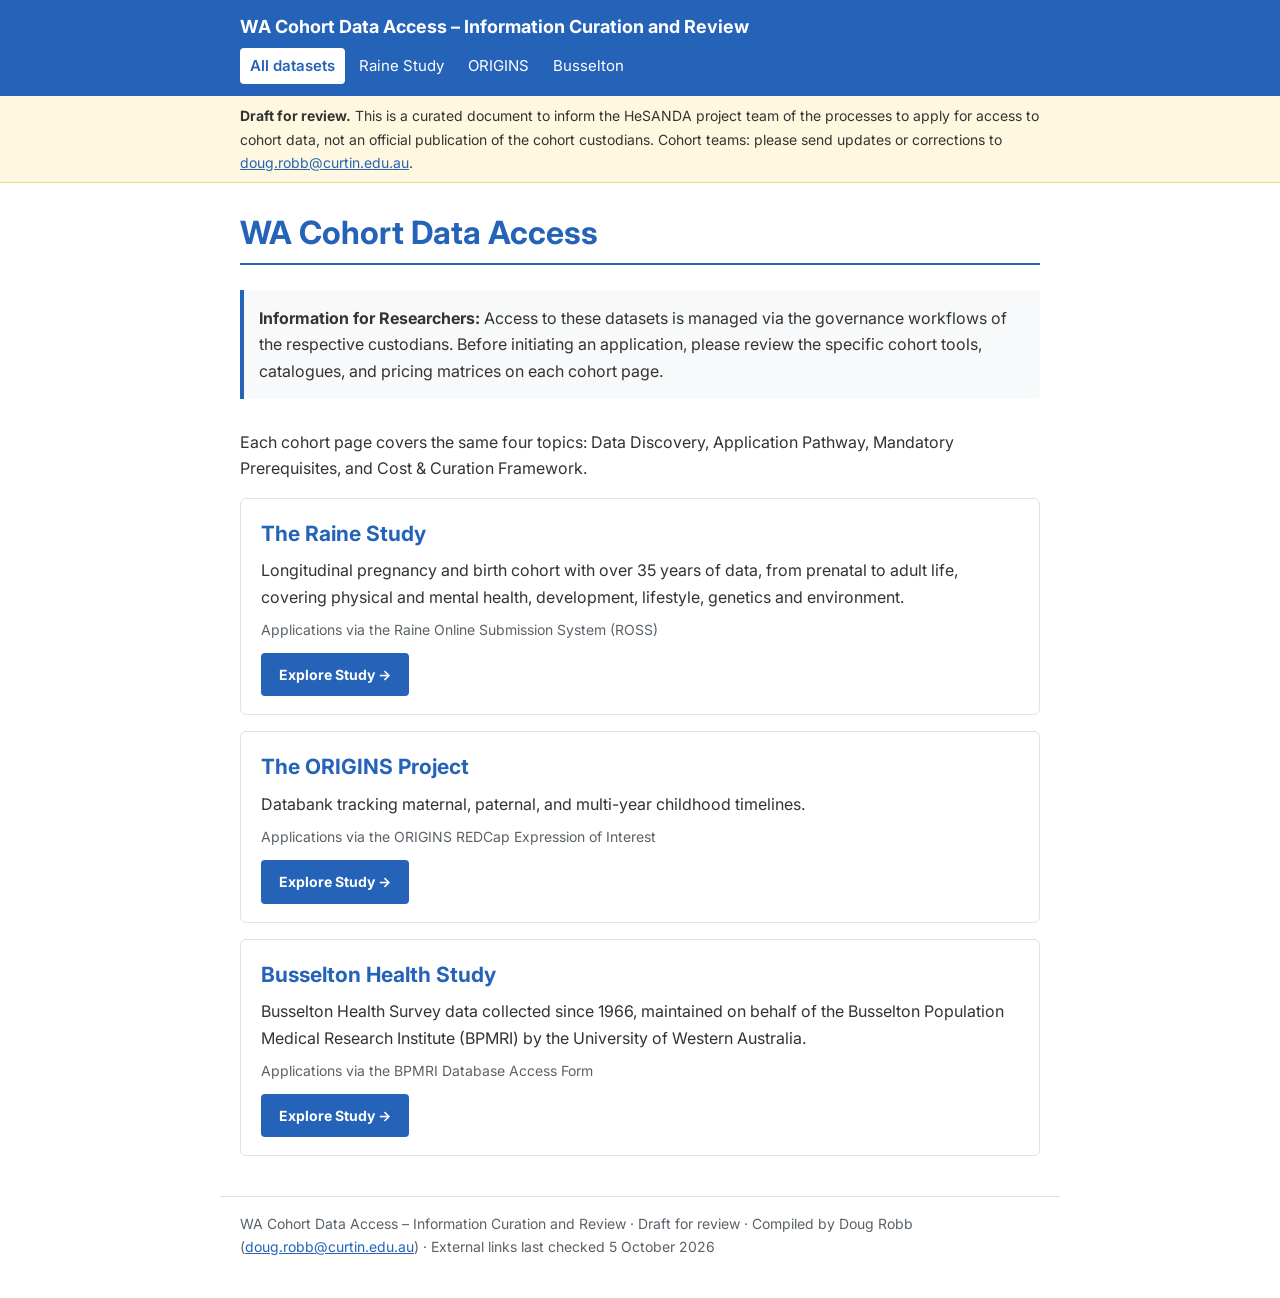
<file: index.html>
<!DOCTYPE html>
<html lang="en-AU">
<head>
    <meta charset="UTF-8">
    <meta name="viewport" content="width=device-width, initial-scale=1.0">
    <title>WA Cohort Data Access - Information Curation and Review</title>
    <meta name="description" content="How to discover, apply for and cost access to data from Western Australian cohort studies.">
    <link rel="stylesheet" href="styles.css">
</head>
<body>

    <header class="site-header">
        <div class="site-header-inner">
            <a class="brand" href="index.html">WA Cohort Data Access &ndash; Information Curation and Review</a>
            <nav class="site-nav" aria-label="Main">
                <a href="index.html" aria-current="page">All datasets</a>
                <a href="raine.html">Raine Study</a>
                <a href="origins.html">ORIGINS</a>
                <a href="busselton.html">Busselton</a>
            </nav>
        </div>
    </header>

    <div class="draft-banner" role="note">
        <div class="draft-banner-inner"><strong>Draft for review.</strong> This is a curated document to inform the HeSANDA project team of the processes to apply for access to cohort data, not an official publication of the cohort custodians. Cohort teams: please send updates or corrections to <a href="mailto:doug.robb@curtin.edu.au">doug.robb@curtin.edu.au</a>.</div>
    </div>

    <main>
        <h1>WA Cohort Data Access</h1>

        <div class="alert-box">
            <strong>Information for Researchers:</strong> Access to these datasets is managed via the governance workflows of the respective custodians. Before initiating an application, please review the specific cohort tools, catalogues, and pricing matrices on each cohort page.
        </div>

        <p>Each cohort page covers the same four topics: Data Discovery, Application Pathway, Mandatory Prerequisites, and Cost &amp; Curation Framework.</p>

        <ul class="card-list">
            <li class="card">
                <h2><a href="raine.html">The Raine Study</a></h2>
                <p>Longitudinal pregnancy and birth cohort with over 35 years of data, from prenatal to adult life, covering physical and mental health, development, lifestyle, genetics and environment.</p>
                <p class="custodian">Applications via the Raine Online Submission System (ROSS)</p>
                <p class="more"><a href="raine.html" class="btn-portal" aria-label="Explore Study: The Raine Study">Explore Study &rarr;</a></p>
            </li>
            <li class="card">
                <h2><a href="origins.html">The ORIGINS Project</a></h2>
                <p>Databank tracking maternal, paternal, and multi-year childhood timelines.</p>
                <p class="custodian">Applications via the ORIGINS REDCap Expression of Interest</p>
                <p class="more"><a href="origins.html" class="btn-portal" aria-label="Explore Study: The ORIGINS Project">Explore Study &rarr;</a></p>
            </li>
            <li class="card">
                <h2><a href="busselton.html">Busselton Health Study</a></h2>
                <p>Busselton Health Survey data collected since 1966, maintained on behalf of the Busselton Population Medical Research Institute (BPMRI) by the University of Western Australia.</p>
                <p class="custodian">Applications via the BPMRI Database Access Form</p>
                <p class="more"><a href="busselton.html" class="btn-portal" aria-label="Explore Study: Busselton Health Study">Explore Study &rarr;</a></p>
            </li>
        </ul>
    </main>

    <footer class="site-footer">
        WA Cohort Data Access &ndash; Information Curation and Review &middot; Draft for review &middot; Compiled by Doug Robb (<a href="mailto:doug.robb@curtin.edu.au">doug.robb@curtin.edu.au</a>) &middot; External links last checked 5 October 2026
    </footer>

</body>
</html>
</file>
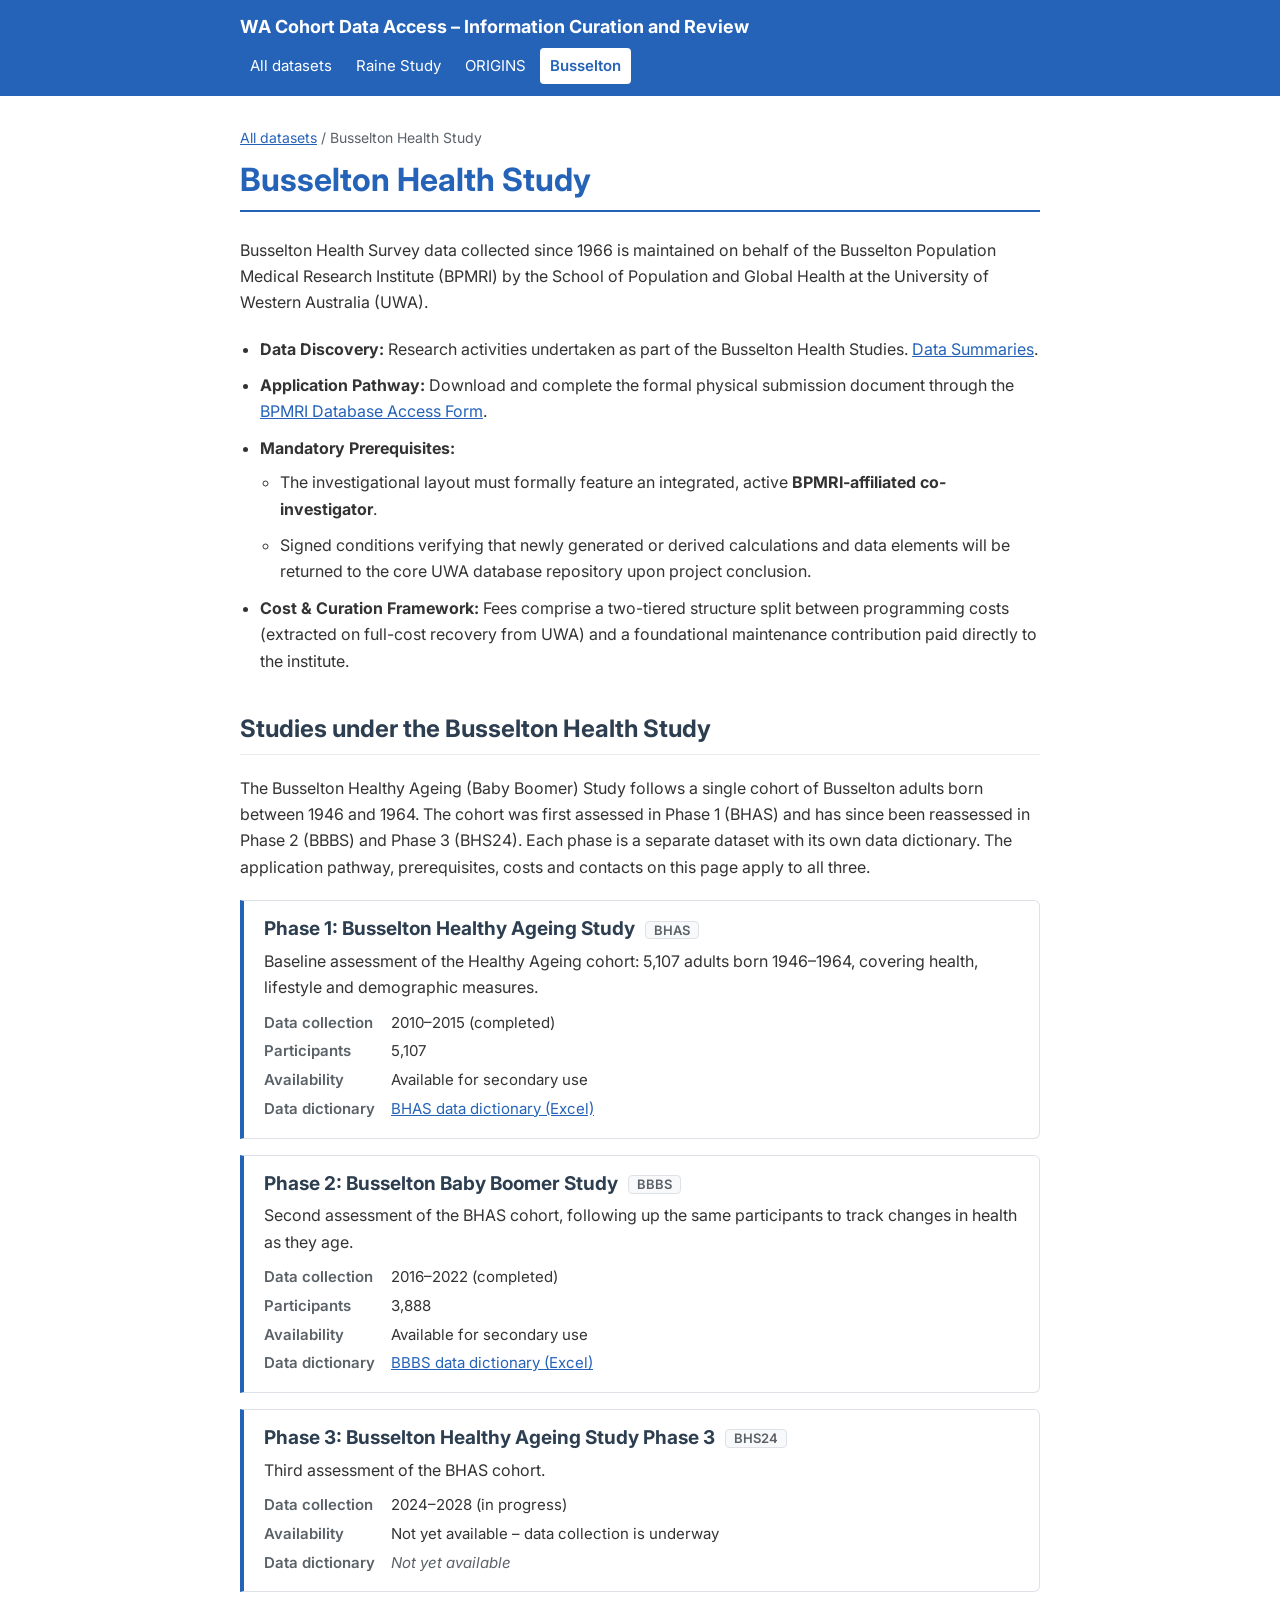
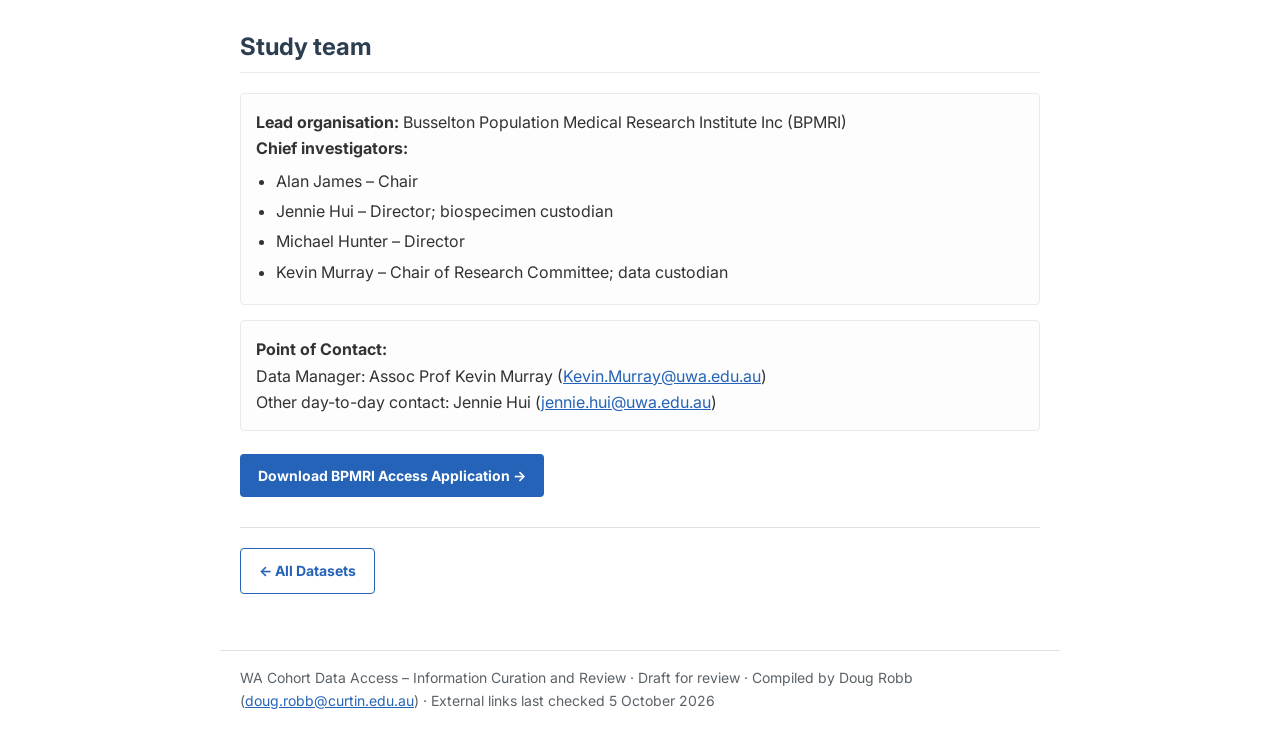
<file: busselton.html>
<!DOCTYPE html>
<html lang="en-AU">
<head>
    <meta charset="UTF-8">
    <meta name="viewport" content="width=device-width, initial-scale=1.0">
    <title>Busselton Health Study - WA Cohort Data Access - Information Curation and Review</title>
    <meta name="description" content="Data discovery, application pathway, prerequisites and costs for accessing Busselton Health Study data.">
    <link rel="stylesheet" href="styles.css">
</head>
<body>

    <header class="site-header">
        <div class="site-header-inner">
            <a class="brand" href="index.html">WA Cohort Data Access &ndash; Information Curation and Review</a>
            <nav class="site-nav" aria-label="Main">
                <a href="index.html">All datasets</a>
                <a href="raine.html">Raine Study</a>
                <a href="origins.html">ORIGINS</a>
                <a href="busselton.html" aria-current="page">Busselton</a>
            </nav>
        </div>
    </header>

    <main>
        <p class="breadcrumb"><a href="index.html">All datasets</a> / Busselton Health Study</p>
        <h1>Busselton Health Study</h1>

        <p class="lede">Busselton Health Survey data collected since 1966 is maintained on behalf of the Busselton Population Medical Research Institute (BPMRI) by the School of Population and Global Health at the University of Western Australia (UWA).</p>

        <ul class="ref-list">
            <li id="discovery"><strong>Data Discovery:</strong> Research activities undertaken as part of the Busselton Health Studies. <a href="https://bpmri.org.au/research/key-projects-studies/busselton-health-study-2.html" target="_blank" rel="noopener">Data Summaries</a>.</li>
            <li id="application"><strong>Application Pathway:</strong> Download and complete the formal physical submission document through the <a href="https://bpmri.org.au/research/database-access.html" target="_blank" rel="noopener">BPMRI Database Access Form</a>.</li>
            <li id="prerequisites"><strong>Mandatory Prerequisites:</strong>
                <ul>
                    <li>The investigational layout must formally feature an integrated, active <strong>BPMRI-affiliated co-investigator</strong>.</li>
                    <li>Signed conditions verifying that newly generated or derived calculations and data elements will be returned to the core UWA database repository upon project conclusion.</li>
                </ul>
            </li>
            <li id="cost"><strong>Cost &amp; Curation Framework:</strong> Fees comprise a two-tiered structure split between programming costs (extracted on full-cost recovery from UWA) and a foundational maintenance contribution paid directly to the institute.</li>
        </ul>

        <h2 id="studies">Studies under the Busselton Health Study</h2>

        <p>The Busselton Healthy Ageing (Baby Boomer) Study follows a single cohort of Busselton adults born between 1946 and 1964. The cohort was first assessed in Phase 1 (BHAS) and has since been reassessed in Phase 2 (BBBS) and Phase 3 (BHS24). Each phase is a separate dataset with its own data dictionary. The application pathway, prerequisites, costs and contacts on this page apply to all three.</p>

        <ul class="study-list">
            <li class="study" id="bhas">
                <h3>Phase 1: Busselton Healthy Ageing Study <span class="study-code">BHAS</span></h3>
                <p>Baseline assessment of the Healthy Ageing cohort: 5,107 adults born 1946&ndash;1964, covering health, lifestyle and demographic measures.</p>
                <dl class="study-facts">
                    <dt>Data collection</dt><dd>2010&ndash;2015 (completed)</dd>
                    <dt>Participants</dt><dd>5,107</dd>
                    <dt>Availability</dt><dd>Available for secondary use</dd>
                    <dt>Data dictionary</dt><dd><a href="data-dictionaries/busselton-bhas-data-dictionary.xlsx" download>BHAS data dictionary (Excel)</a></dd>
                </dl>
            </li>
            <li class="study" id="bbbs">
                <h3>Phase 2: Busselton Baby Boomer Study <span class="study-code">BBBS</span></h3>
                <p>Second assessment of the BHAS cohort, following up the same participants to track changes in health as they age.</p>
                <dl class="study-facts">
                    <dt>Data collection</dt><dd>2016&ndash;2022 (completed)</dd>
                    <dt>Participants</dt><dd>3,888</dd>
                    <dt>Availability</dt><dd>Available for secondary use</dd>
                    <dt>Data dictionary</dt><dd><a href="data-dictionaries/busselton-bbbs-data-dictionary.xlsx" download>BBBS data dictionary (Excel)</a></dd>
                </dl>
            </li>
            <li class="study" id="bhs24">
                <h3>Phase 3: Busselton Healthy Ageing Study Phase 3 <span class="study-code">BHS24</span></h3>
                <p>Third assessment of the BHAS cohort.</p>
                <dl class="study-facts">
                    <dt>Data collection</dt><dd>2024&ndash;2028 (in progress)</dd>
                    <dt>Availability</dt><dd>Not yet available &ndash; data collection is underway</dd>
                    <dt>Data dictionary</dt><dd class="pending">Not yet available</dd>
                </dl>
            </li>
        </ul>

        <h2 id="team">Study team</h2>

        <div class="meta-group">
            <span class="contact-highlight">Lead organisation:</span> Busselton Population Medical Research Institute Inc (BPMRI)<br>
            <span class="contact-highlight">Chief investigators:</span>
            <ul>
                <li>Alan James &ndash; Chair</li>
                <li>Jennie Hui &ndash; Director; biospecimen custodian</li>
                <li>Michael Hunter &ndash; Director</li>
                <li>Kevin Murray &ndash; Chair of Research Committee; data custodian</li>
            </ul>
        </div>

        <div class="meta-group" id="contact">
            <span class="contact-highlight">Point of Contact:</span><br>
            Data Manager: Assoc Prof Kevin Murray (<a href="mailto:Kevin.Murray@uwa.edu.au">Kevin.Murray@uwa.edu.au</a>)<br>
            Other day-to-day contact: Jennie Hui (<a href="mailto:jennie.hui@uwa.edu.au">jennie.hui@uwa.edu.au</a>)
        </div>

        <p class="actions">
            <a href="https://bpmri.org.au/research/database-access.html" class="btn-portal" target="_blank" rel="noopener">Download BPMRI Access Application &rarr;</a>
        </p>

        <p class="back"><a href="index.html" class="btn-portal btn-outline">&larr; All Datasets</a></p>
    </main>

    <footer class="site-footer">
        WA Cohort Data Access &ndash; Information Curation and Review &middot; Draft for review &middot; Compiled by Doug Robb (<a href="mailto:doug.robb@curtin.edu.au">doug.robb@curtin.edu.au</a>) &middot; External links last checked 5 October 2026
    </footer>

</body>
</html>
</file>
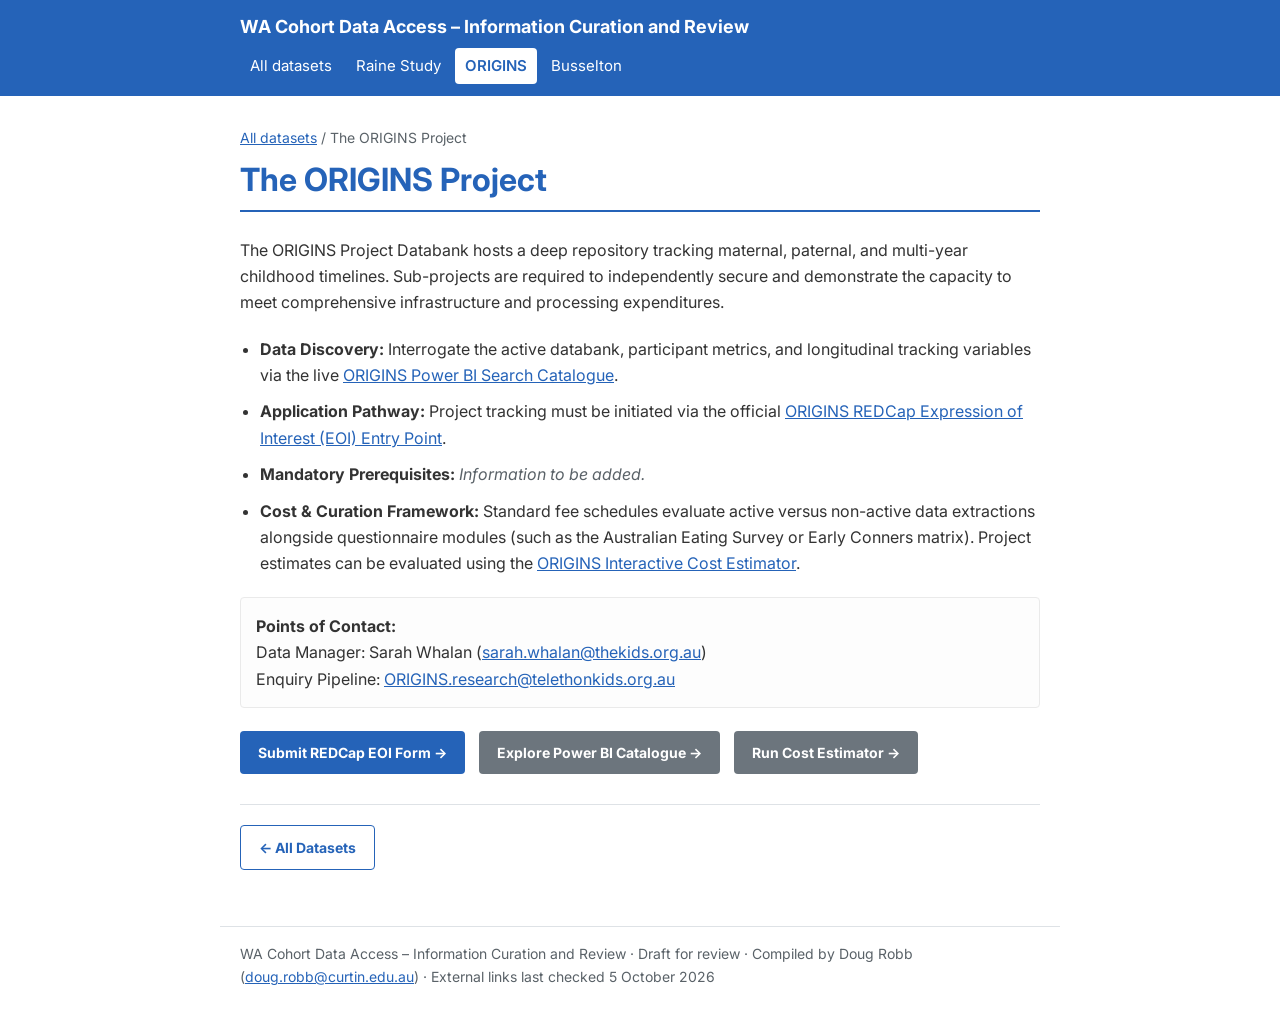
<file: origins.html>
<!DOCTYPE html>
<html lang="en-AU">
<head>
    <meta charset="UTF-8">
    <meta name="viewport" content="width=device-width, initial-scale=1.0">
    <title>The ORIGINS Project - WA Cohort Data Access - Information Curation and Review</title>
    <meta name="description" content="Data discovery, application pathway, prerequisites and costs for accessing The ORIGINS Project databank.">
    <link rel="stylesheet" href="styles.css">
</head>
<body>

    <header class="site-header">
        <div class="site-header-inner">
            <a class="brand" href="index.html">WA Cohort Data Access &ndash; Information Curation and Review</a>
            <nav class="site-nav" aria-label="Main">
                <a href="index.html">All datasets</a>
                <a href="raine.html">Raine Study</a>
                <a href="origins.html" aria-current="page">ORIGINS</a>
                <a href="busselton.html">Busselton</a>
            </nav>
        </div>
    </header>

    <main>
        <p class="breadcrumb"><a href="index.html">All datasets</a> / The ORIGINS Project</p>
        <h1>The ORIGINS Project</h1>

        <p class="lede">The ORIGINS Project Databank hosts a deep repository tracking maternal, paternal, and multi-year childhood timelines. Sub-projects are required to independently secure and demonstrate the capacity to meet comprehensive infrastructure and processing expenditures.</p>

        <ul class="ref-list">
            <li id="discovery"><strong>Data Discovery:</strong> Interrogate the active databank, participant metrics, and longitudinal tracking variables via the live <a href="https://app.powerbi.com/view?r=eyJrIjoiYWQxMzZiZTctZTZmZi00YmYyLWE4MTYtM2FiNGM1N2Q5Zjg3IiwidCI6IjA0ZjA4OWFjLTgxMWItNDNjMC05OWNmLTc3MjE4NmVlNjQwMCIsImMiOjEwfQ%3D%3D" target="_blank" rel="noopener">ORIGINS Power BI Search Catalogue</a>.</li>
            <li id="application"><strong>Application Pathway:</strong> Project tracking must be initiated via the official <a href="https://redcap.telethonkids.org.au/redcap/surveys/?s=LJF8D84NNNEFEH78" target="_blank" rel="noopener">ORIGINS REDCap Expression of Interest (EOI) Entry Point</a>.</li>
            <li id="prerequisites"><strong>Mandatory Prerequisites:</strong> <span class="pending">Information to be added.</span></li>
            <li id="cost"><strong>Cost &amp; Curation Framework:</strong> Standard fee schedules evaluate active versus non-active data extractions alongside questionnaire modules (such as the Australian Eating Survey or Early Conners matrix). Project estimates can be evaluated using the <a href="https://redcap.telethonkids.org.au/redcap/surveys/?s=M7C9X7PEPYAKE49P" target="_blank" rel="noopener">ORIGINS Interactive Cost Estimator</a>.</li>
        </ul>

        <div class="meta-group" id="contact">
            <span class="contact-highlight">Points of Contact:</span><br>
            Data Manager: Sarah Whalan (<a href="mailto:sarah.whalan@thekids.org.au">sarah.whalan@thekids.org.au</a>)<br>
            Enquiry Pipeline: <a href="mailto:ORIGINS.research@telethonkids.org.au">ORIGINS.research@telethonkids.org.au</a>
        </div>

        <p class="actions">
            <a href="https://redcap.telethonkids.org.au/redcap/surveys/?s=LJF8D84NNNEFEH78" class="btn-portal" target="_blank" rel="noopener">Submit REDCap EOI Form &rarr;</a>
            <a href="https://app.powerbi.com/view?r=eyJrIjoiYWQxMzZiZTctZTZmZi00YmYyLWE4MTYtM2FiNGM1N2Q5Zjg3IiwidCI6IjA0ZjA4OWFjLTgxMWItNDNjMC05OWNmLTc3MjE4NmVlNjQwMCIsImMiOjEwfQ%3D%3D" class="btn-portal btn-secondary" target="_blank" rel="noopener">Explore Power BI Catalogue &rarr;</a>
            <a href="https://redcap.telethonkids.org.au/redcap/surveys/?s=M7C9X7PEPYAKE49P" class="btn-portal btn-secondary" target="_blank" rel="noopener">Run Cost Estimator &rarr;</a>
        </p>

        <p class="back"><a href="index.html" class="btn-portal btn-outline">&larr; All Datasets</a></p>
    </main>

    <footer class="site-footer">
        WA Cohort Data Access &ndash; Information Curation and Review &middot; Draft for review &middot; Compiled by Doug Robb (<a href="mailto:doug.robb@curtin.edu.au">doug.robb@curtin.edu.au</a>) &middot; External links last checked 5 October 2026
    </footer>

</body>
</html>
</file>
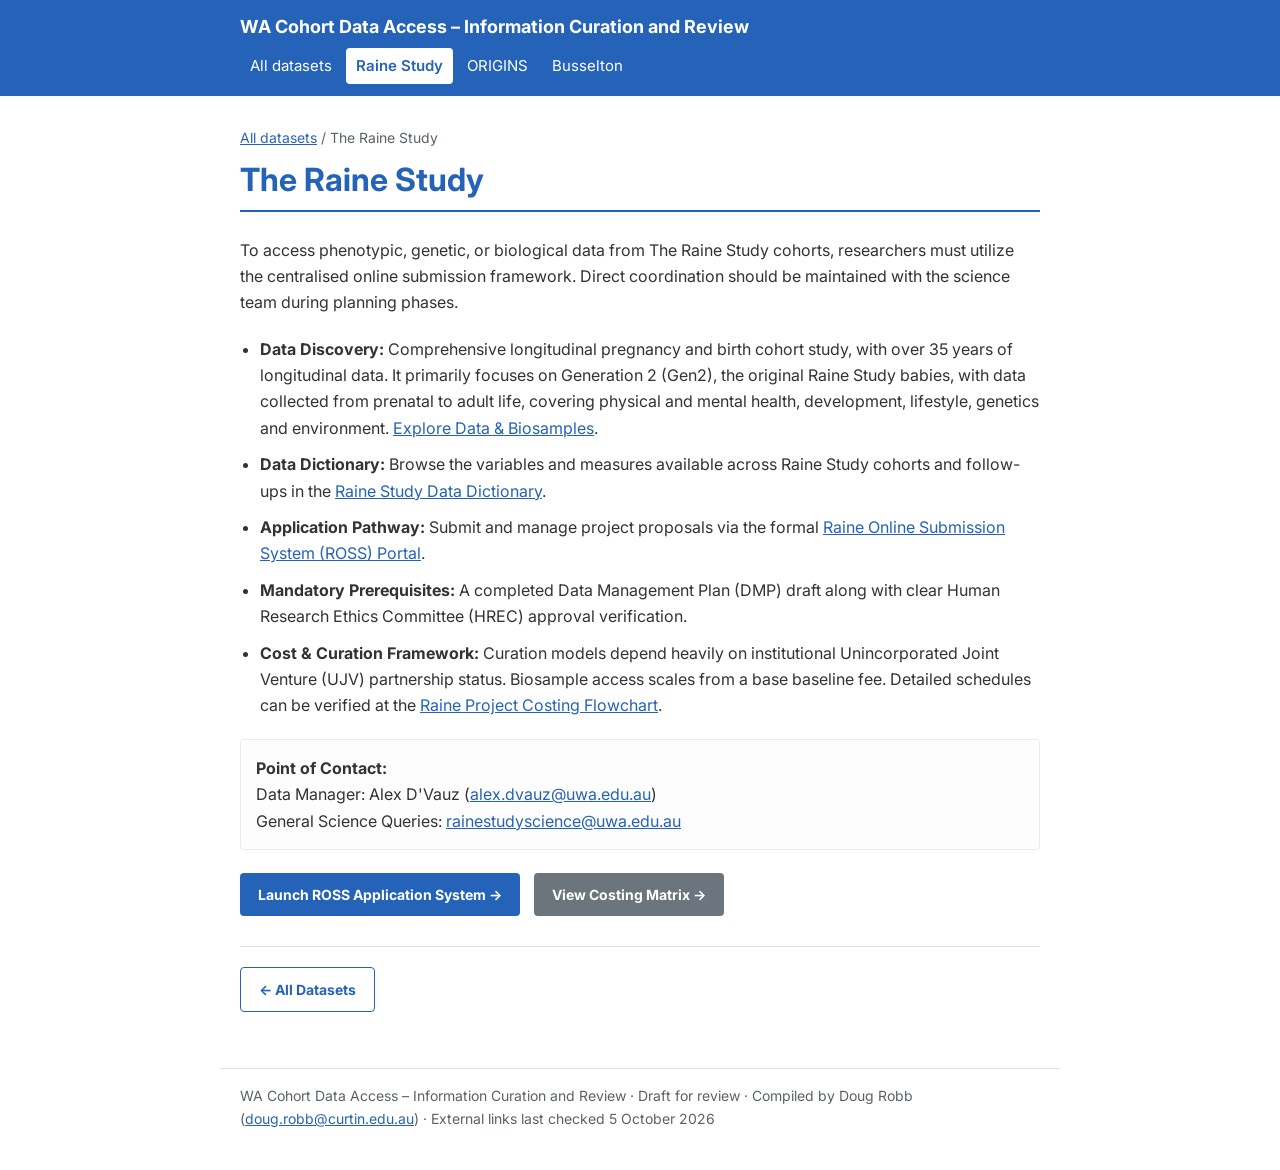
<file: raine.html>
<!DOCTYPE html>
<html lang="en-AU">
<head>
    <meta charset="UTF-8">
    <meta name="viewport" content="width=device-width, initial-scale=1.0">
    <title>The Raine Study - WA Cohort Data Access - Information Curation and Review</title>
    <meta name="description" content="Data discovery, application pathway, prerequisites and costs for accessing The Raine Study data.">
    <link rel="stylesheet" href="styles.css">
</head>
<body>

    <header class="site-header">
        <div class="site-header-inner">
            <a class="brand" href="index.html">WA Cohort Data Access &ndash; Information Curation and Review</a>
            <nav class="site-nav" aria-label="Main">
                <a href="index.html">All datasets</a>
                <a href="raine.html" aria-current="page">Raine Study</a>
                <a href="origins.html">ORIGINS</a>
                <a href="busselton.html">Busselton</a>
            </nav>
        </div>
    </header>

    <main>
        <p class="breadcrumb"><a href="index.html">All datasets</a> / The Raine Study</p>
        <h1>The Raine Study</h1>

        <p class="lede">To access phenotypic, genetic, or biological data from The Raine Study cohorts, researchers must utilize the centralised online submission framework. Direct coordination should be maintained with the science team during planning phases.</p>

        <ul class="ref-list">
            <li id="discovery"><strong>Data Discovery:</strong> Comprehensive longitudinal pregnancy and birth cohort study, with over 35 years of longitudinal data. It primarily focuses on Generation 2 (Gen2), the original Raine Study babies, with data collected from prenatal to adult life, covering physical and mental health, development, lifestyle, genetics and environment. <a href="https://rainestudy.org.au/information-for-researchers/data-and-biosamples/" target="_blank" rel="noopener">Explore Data &amp; Biosamples</a>.</li>
            <li id="data-dictionary"><strong>Data Dictionary:</strong> Browse the variables and measures available across Raine Study cohorts and follow-ups in the <a href="https://rainestudy.org.au/home-beta-2/information-for-researchers/data-and-biosamples/available-data/" target="_blank" rel="noopener">Raine Study Data Dictionary</a>.</li>
            <li id="application"><strong>Application Pathway:</strong> Submit and manage project proposals via the formal <a href="https://rainestudy.org.au/information-for-researchers/ross-sm/" target="_blank" rel="noopener">Raine Online Submission System (ROSS) Portal</a>.</li>
            <li id="prerequisites"><strong>Mandatory Prerequisites:</strong> A completed Data Management Plan (DMP) draft along with clear Human Research Ethics Committee (HREC) approval verification.</li>
            <li id="cost"><strong>Cost &amp; Curation Framework:</strong> Curation models depend heavily on institutional Unincorporated Joint Venture (UJV) partnership status. Biosample access scales from a base baseline fee. Detailed schedules can be verified at the <a href="https://rainestudy.org.au/information-for-researchers/project-costing/" target="_blank" rel="noopener">Raine Project Costing Flowchart</a>.</li>
        </ul>

        <div class="meta-group" id="contact">
            <span class="contact-highlight">Point of Contact:</span><br>
            Data Manager: Alex D'Vauz (<a href="mailto:alex.dvauz@uwa.edu.au">alex.dvauz@uwa.edu.au</a>)<br>
            General Science Queries: <a href="mailto:rainestudyscience@uwa.edu.au">rainestudyscience@uwa.edu.au</a>
        </div>

        <p class="actions">
            <a href="https://rainestudy.org.au/information-for-researchers/ross-sm/" class="btn-portal" target="_blank" rel="noopener">Launch ROSS Application System &rarr;</a>
            <a href="https://rainestudy.org.au/information-for-researchers/project-costing/" class="btn-portal btn-secondary" target="_blank" rel="noopener">View Costing Matrix &rarr;</a>
        </p>

        <p class="back"><a href="index.html" class="btn-portal btn-outline">&larr; All Datasets</a></p>
    </main>

    <footer class="site-footer">
        WA Cohort Data Access &ndash; Information Curation and Review &middot; Draft for review &middot; Compiled by Doug Robb (<a href="mailto:doug.robb@curtin.edu.au">doug.robb@curtin.edu.au</a>) &middot; External links last checked 5 October 2026
    </footer>

</body>
</html>
</file>
<file: styles.css>
/* Shared styles for the WA Cohort Data Access pages */

@import url("https://fonts.googleapis.com/css2?family=Inter:wght@400;600;700&display=swap");

:root {
    --brand: #2563B8;
    --brand-dark: #1D4F91;
    --text: #333;
    --heading: #2c3e50;
    --muted: #5a6268;
    --border: #dee2e6;
    --surface: #f8f9fa;
}

* { box-sizing: border-box; }

body {
    font-family: "Inter", "Segoe UI", Arial, sans-serif;
    font-size: 16px;
    color: var(--text);
    line-height: 1.65;
    margin: 0;
    background: #fff;
}

a { color: var(--brand); }
a:hover { color: var(--brand-dark); }
a:focus-visible { outline: 3px solid #ffbf47; outline-offset: 2px; }

/* Site header and main navigation */
.site-header { background: var(--brand); color: #fff; }
.site-header-inner {
    max-width: 840px;
    margin: 0 auto;
    padding: 12px 20px;
    display: flex;
    flex-wrap: wrap;
    align-items: center;
    justify-content: space-between;
    gap: 6px 24px;
}
.brand { color: #fff; font-weight: 700; font-size: 18px; text-decoration: none; }
.brand:hover { color: #fff; text-decoration: underline; }
.site-nav { display: flex; flex-wrap: wrap; gap: 4px; }
.site-nav a {
    color: #fff;
    text-decoration: none;
    padding: 6px 10px;
    border-radius: 4px;
    font-size: 15px;
}
.site-nav a:hover { background: var(--brand-dark); color: #fff; }
.site-nav a[aria-current="page"] { background: #fff; color: var(--brand); font-weight: 600; }

/* Draft notice shown under the header on every page */
.draft-banner { background: #fff8e1; border-bottom: 1px solid #f0d98c; font-size: 14px; }
.draft-banner-inner { max-width: 840px; margin: 0 auto; padding: 8px 20px; }

/* Page body */
main { max-width: 840px; margin: 0 auto; padding: 30px 20px 40px; }

.breadcrumb { font-size: 14px; color: var(--muted); margin: 0 0 10px; }

h1 {
    color: var(--brand);
    border-bottom: 2px solid var(--brand);
    padding-bottom: 10px;
    margin: 0 0 25px;
    line-height: 1.25;
}
h2 {
    color: var(--heading);
    margin-top: 35px;
    border-bottom: 1px solid #e9ecef;
    padding-bottom: 5px;
    scroll-margin-top: 15px;
}
ul { padding-left: 20px; }
li { margin-bottom: 10px; }

.alert-box {
    background-color: var(--surface);
    border-left: 4px solid var(--brand);
    padding: 15px;
    margin-bottom: 30px;
    border-radius: 0 4px 4px 0;
}

/* The four reference items on each cohort page */
.ref-list { margin: 20px 0; }
.ref-list > li, .meta-group { scroll-margin-top: 15px; }
.ref-list ul { margin-top: 8px; }
.contact-highlight { font-weight: 700; color: var(--text); }

/* Empty sections waiting for content */
.pending { color: var(--muted); font-style: italic; }

.meta-group {
    background-color: #fdfdfd;
    border: 1px solid #eaeaea;
    padding: 15px;
    margin: 15px 0;
    border-radius: 4px;
}

.actions { margin-top: 10px; }
.btn-portal {
    display: inline-block;
    background-color: var(--brand);
    color: #fff;
    padding: 10px 18px;
    text-decoration: none;
    border-radius: 4px;
    font-weight: bold;
    margin-right: 10px;
    margin-top: 8px;
    font-size: 14px;
}
.btn-portal:hover { background-color: var(--brand-dark); color: #fff; }
.btn-secondary { background-color: #6c757d; }
.btn-secondary:hover { background-color: #5a6268; }
.btn-outline { background-color: #fff; color: var(--brand); border: 1px solid var(--brand); }
.btn-outline:hover { background-color: var(--brand); color: #fff; }
.back { margin-top: 30px; padding-top: 12px; border-top: 1px solid var(--border); }

/* Sub-studies within a cohort (e.g. Busselton phases) */
.meta-group ul { margin: 6px 0 0; }
.meta-group li { margin-bottom: 4px; }
.study-list { list-style: none; padding: 0; margin: 20px 0; display: grid; gap: 16px; }
.study {
    border: 1px solid var(--border);
    border-left: 4px solid var(--brand);
    border-radius: 0 6px 6px 0;
    padding: 16px 20px;
    margin: 0;
    scroll-margin-top: 15px;
}
.study h3 { margin: 0 0 6px; color: var(--heading); font-size: 19px; line-height: 1.3; }
.study p { margin: 0 0 10px; }
.study-code {
    display: inline-block;
    background: var(--surface);
    border: 1px solid var(--border);
    border-radius: 4px;
    padding: 0 8px;
    font-size: 13px;
    font-weight: 600;
    color: var(--muted);
    vertical-align: middle;
    margin-left: 6px;
}
.study-facts {
    display: grid;
    grid-template-columns: max-content 1fr;
    gap: 4px 16px;
    margin: 0;
    font-size: 15px;
}
.study-facts dt { font-weight: 600; color: var(--muted); }
.study-facts dd { margin: 0; }
@media (max-width: 480px) {
    .study-facts { grid-template-columns: 1fr; gap: 0; }
    .study-facts dd { margin-bottom: 6px; }
}

/* Cohort cards on the index page */
.card-list { list-style: none; padding: 0; margin: 0; display: grid; gap: 16px; }
.card {
    border: 1px solid var(--border);
    border-radius: 6px;
    padding: 18px 20px;
    margin: 0;
}
.card h2 { margin: 0 0 6px; border: 0; padding: 0; font-size: 21px; }
.card h2 a { text-decoration: none; }
.card h2 a:hover { text-decoration: underline; }
.card p { margin: 0 0 8px; }
.card .custodian { font-size: 14px; color: var(--muted); }
.card .more { margin: 12px 0 0; }
.card .more .btn-portal { margin-top: 0; }

.site-footer {
    max-width: 840px;
    margin: 0 auto;
    padding: 15px 20px 40px;
    border-top: 1px solid var(--border);
    font-size: 14px;
    color: var(--muted);
}
</file>
